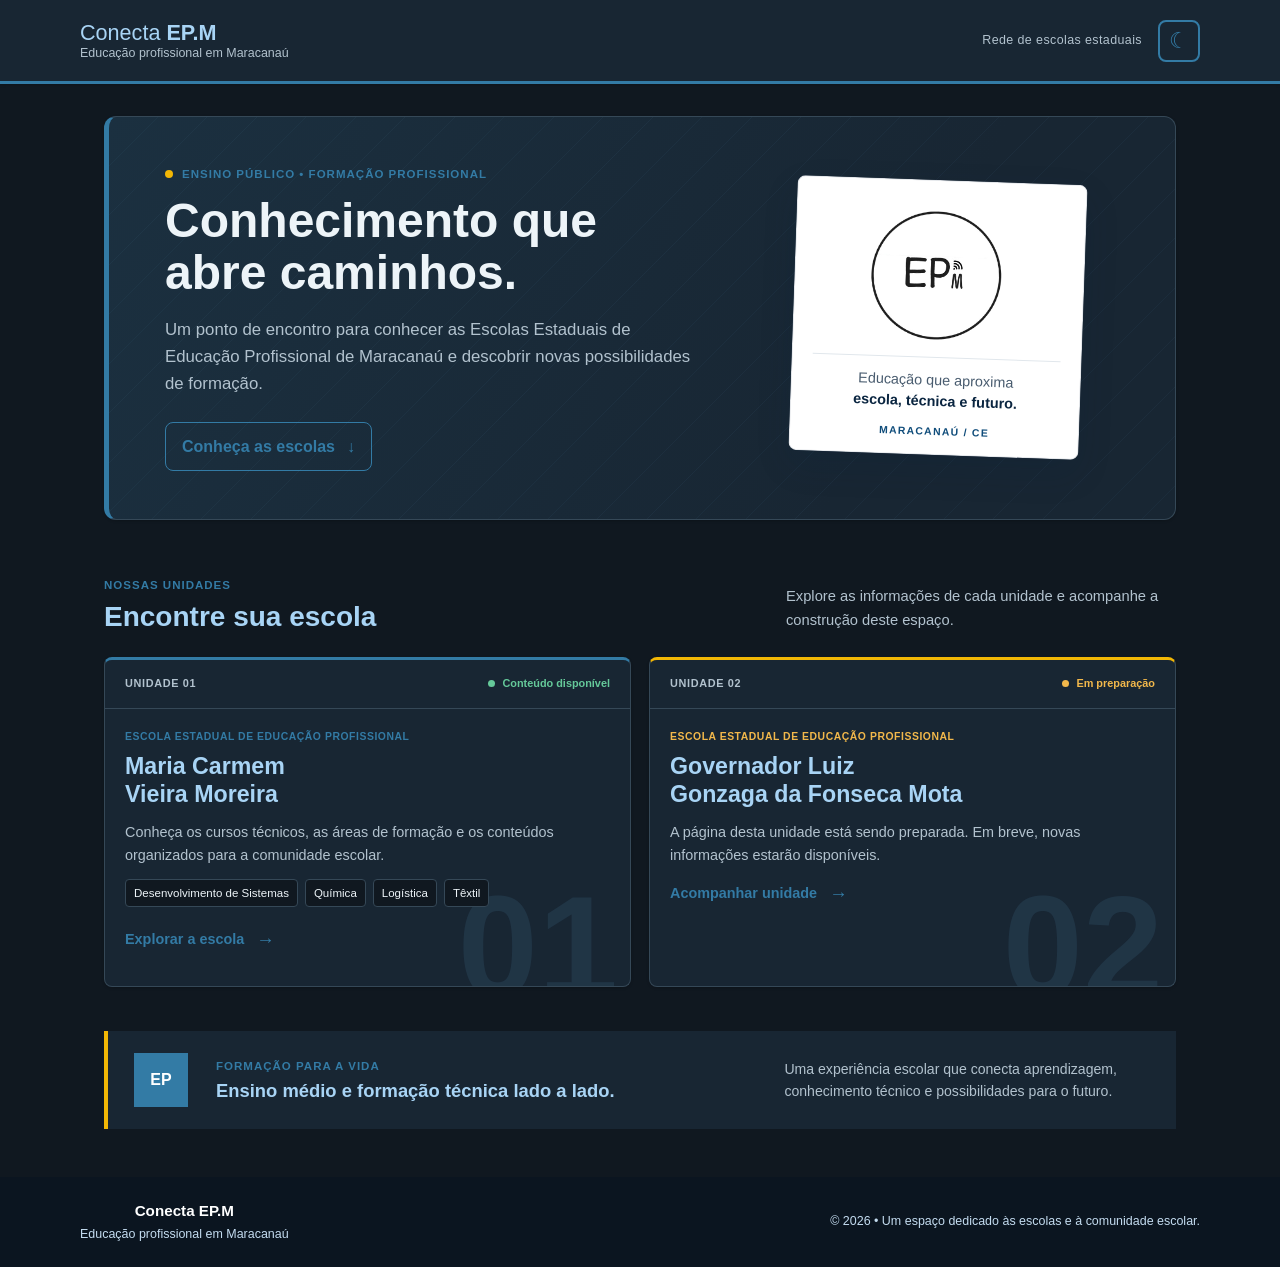
<file: index.html>
<!DOCTYPE html>
<html lang="pt-BR">
<head>
    <meta charset="UTF-8">
    <meta name="viewport" content="width=device-width, initial-scale=1.0">
    <meta name="description" content="Conheça as Escolas Estaduais de Educação Profissional de Maracanaú e explore os cursos técnicos disponíveis.">
    <title>Conecta EP.M | Educação profissional em Maracanaú</title>
    <link rel="stylesheet" href="css/style.css">
    <link rel="icon" type="image/png" href="../img/favicon.png">
</head>
<body class="pagina-inicial" data-theme="dark">
    <header class="home-header">
        <button id="themeToggle" class="theme-toggle" type="button" aria-label="Ativar modo claro" title="Ativar modo claro">☾</button>
        <a class="home-brand" href="index.html" aria-label="Conecta EP.M, página inicial">
            <span class="home-brand-name">Conecta <strong>EP.M</strong></span>
            <span class="home-brand-caption">Educação profissional em Maracanaú</span>
        </a>
        <span class="home-header-label">Rede de escolas estaduais</span>
    </header>

    <main class="home-main">
        <section class="home-hero" aria-labelledby="home-title">
            <div class="home-hero-copy">
                <p class="home-eyebrow"><span></span> ENSINO PÚBLICO • FORMAÇÃO PROFISSIONAL</p>
                <h1 id="home-title">Conhecimento que abre caminhos.</h1>
                <p class="home-lead">Um ponto de encontro para conhecer as Escolas Estaduais de Educação Profissional de Maracanaú e descobrir novas possibilidades de formação.</p>
                <a class="home-hero-link" href="#escolas">Conheça as escolas <span aria-hidden="true">↓</span></a>
            </div>
            <div class="home-hero-mark">
                <div class="home-mark-frame">
                    <img src="img/logo.png" alt="Logo EP.M">
                </div>
                <p>Educação que aproxima<br><strong>escola, técnica e futuro.</strong></p>
                <span class="home-mark-index">MARACANAÚ / CE</span>
            </div>
        </section>

        <section id="escolas" class="home-schools" aria-labelledby="schools-title">
            <div class="home-section-heading">
                <div>
                    <p class="home-eyebrow">NOSSAS UNIDADES</p>
                    <h2 id="schools-title">Encontre sua escola</h2>
                </div>
                <p>Explore as informações de cada unidade e acompanhe a construção deste espaço.</p>
            </div>

            <div class="home-school-grid">
                <article class="home-school-card home-school-ready">
                    <div class="home-card-topline"><span>UNIDADE 01</span><span class="home-status"><i></i> Conteúdo disponível</span></div>
                    <div class="home-card-body">
                        <p class="home-school-type">ESCOLA ESTADUAL DE EDUCAÇÃO PROFISSIONAL</p>
                        <h3>Maria Carmem<br>Vieira Moreira</h3>
                        <p class="home-school-description">Conheça os cursos técnicos, as áreas de formação e os conteúdos organizados para a comunidade escolar.</p>
                        <div class="home-course-list" aria-label="Cursos técnicos">
                            <span>Desenvolvimento de Sistemas</span>
                            <span>Química</span>
                            <span>Logística</span>
                            <span>Têxtil</span>
                        </div>
                        <a class="home-school-link" href="pages/MCVM.html">Explorar a escola <span aria-hidden="true">→</span></a>
                    </div>
                    <div class="home-card-number" aria-hidden="true">01</div>
                </article>

                <article class="home-school-card home-school-pending">
                    <div class="home-card-topline"><span>UNIDADE 02</span><span class="home-status home-status-pending"><i></i> Em preparação</span></div>
                    <div class="home-card-body">
                        <p class="home-school-type">ESCOLA ESTADUAL DE EDUCAÇÃO PROFISSIONAL</p>
                        <h3>Governador Luiz<br>Gonzaga da Fonseca Mota</h3>
                        <p class="home-school-description">A página desta unidade está sendo preparada. Em breve, novas informações estarão disponíveis.</p>
                        <a class="home-school-link" href="pages/GLG.html">Acompanhar unidade <span aria-hidden="true">→</span></a>
                    </div>
                    <div class="home-card-number" aria-hidden="true">02</div>
                </article>
            </div>
        </section>

        <section class="home-note" aria-label="Sobre a educação profissional">
            <span class="home-note-mark" aria-hidden="true">EP</span>
            <div>
                <p class="home-eyebrow">FORMAÇÃO PARA A VIDA</p>
                <h2>Ensino médio e formação técnica lado a lado.</h2>
            </div>
            <p>Uma experiência escolar que conecta aprendizagem, conhecimento técnico e possibilidades para o futuro.</p>
        </section>
    </main>

    <footer class="home-footer">
        <p><strong>Conecta EP.M</strong><span>Educação profissional em Maracanaú</span></p>
        <small>© 2026 • Um espaço dedicado às escolas e à comunidade escolar.</small>
    </footer>

    <script src="script/script.js"></script>
</body>
</html>
</file>
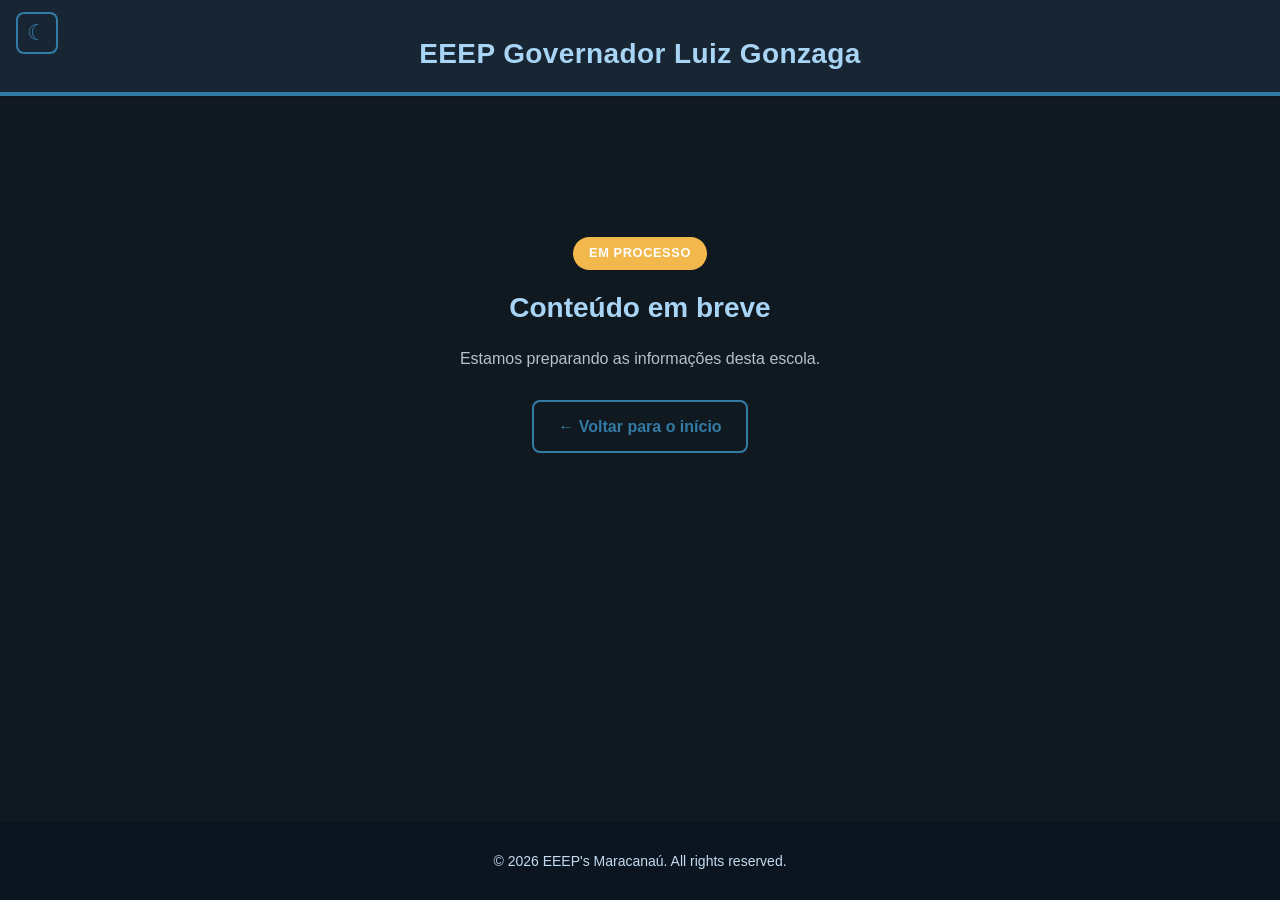
<file: pages/GLG.html>
<!DOCTYPE html>
<html lang="pt-BR">
<head>
    <meta charset="UTF-8">
    <meta name="viewport" content="width=device-width, initial-scale=1.0">
    <title>EEEP Governador Luiz Gonzaga</title>
    <link rel="stylesheet" href="../css/style.css">
    <link rel="icon" type="image/png" href="../img/favicon.png">
    <style>
        .em-processo {
            display: flex;
            flex-direction: column;
            align-items: center;
            justify-content: center;
            gap: 20px;
            padding: 60px 20px;
            min-height: 50vh;
        }
        .badge {
            background: var(--warning);
            color: #fff;
            padding: 6px 16px;
            border-radius: 999px;
            font-size: 0.8rem;
            font-weight: 700;
            letter-spacing: 0.6px;
            text-transform: uppercase;
        }
        .em-processo h2 {
            margin: 0;
            font-size: 1.75rem;
        }
        .em-processo p {
            color: var(--muted);
            margin: 0;
            text-align: center;
        }
        .em-processo .btnVoltar {
            margin-top: 8px;
        }
    </style>
</head>
<body data-theme="dark">

    <header>
        <button id="themeToggle" class="theme-toggle" type="button" aria-label="Ativar modo claro" title="Ativar modo claro">☾</button>
        <h1>EEEP Governador Luiz Gonzaga</h1>
    </header>

    <main>
        <div class="em-processo">
            <span class="badge">Em processo</span>
            <h2>Conteúdo em breve</h2>
            <p>Estamos preparando as informações desta escola.</p>
            <a class="btnVoltar" href="../index.html">← Voltar para o início</a>
        </div>
    </main>

    <footer>
        <p>© 2026 EEEP's Maracanaú. All rights reserved.</p>
    </footer>

    <script src="../script/script.js"></script>
</body>
</html>
</file>
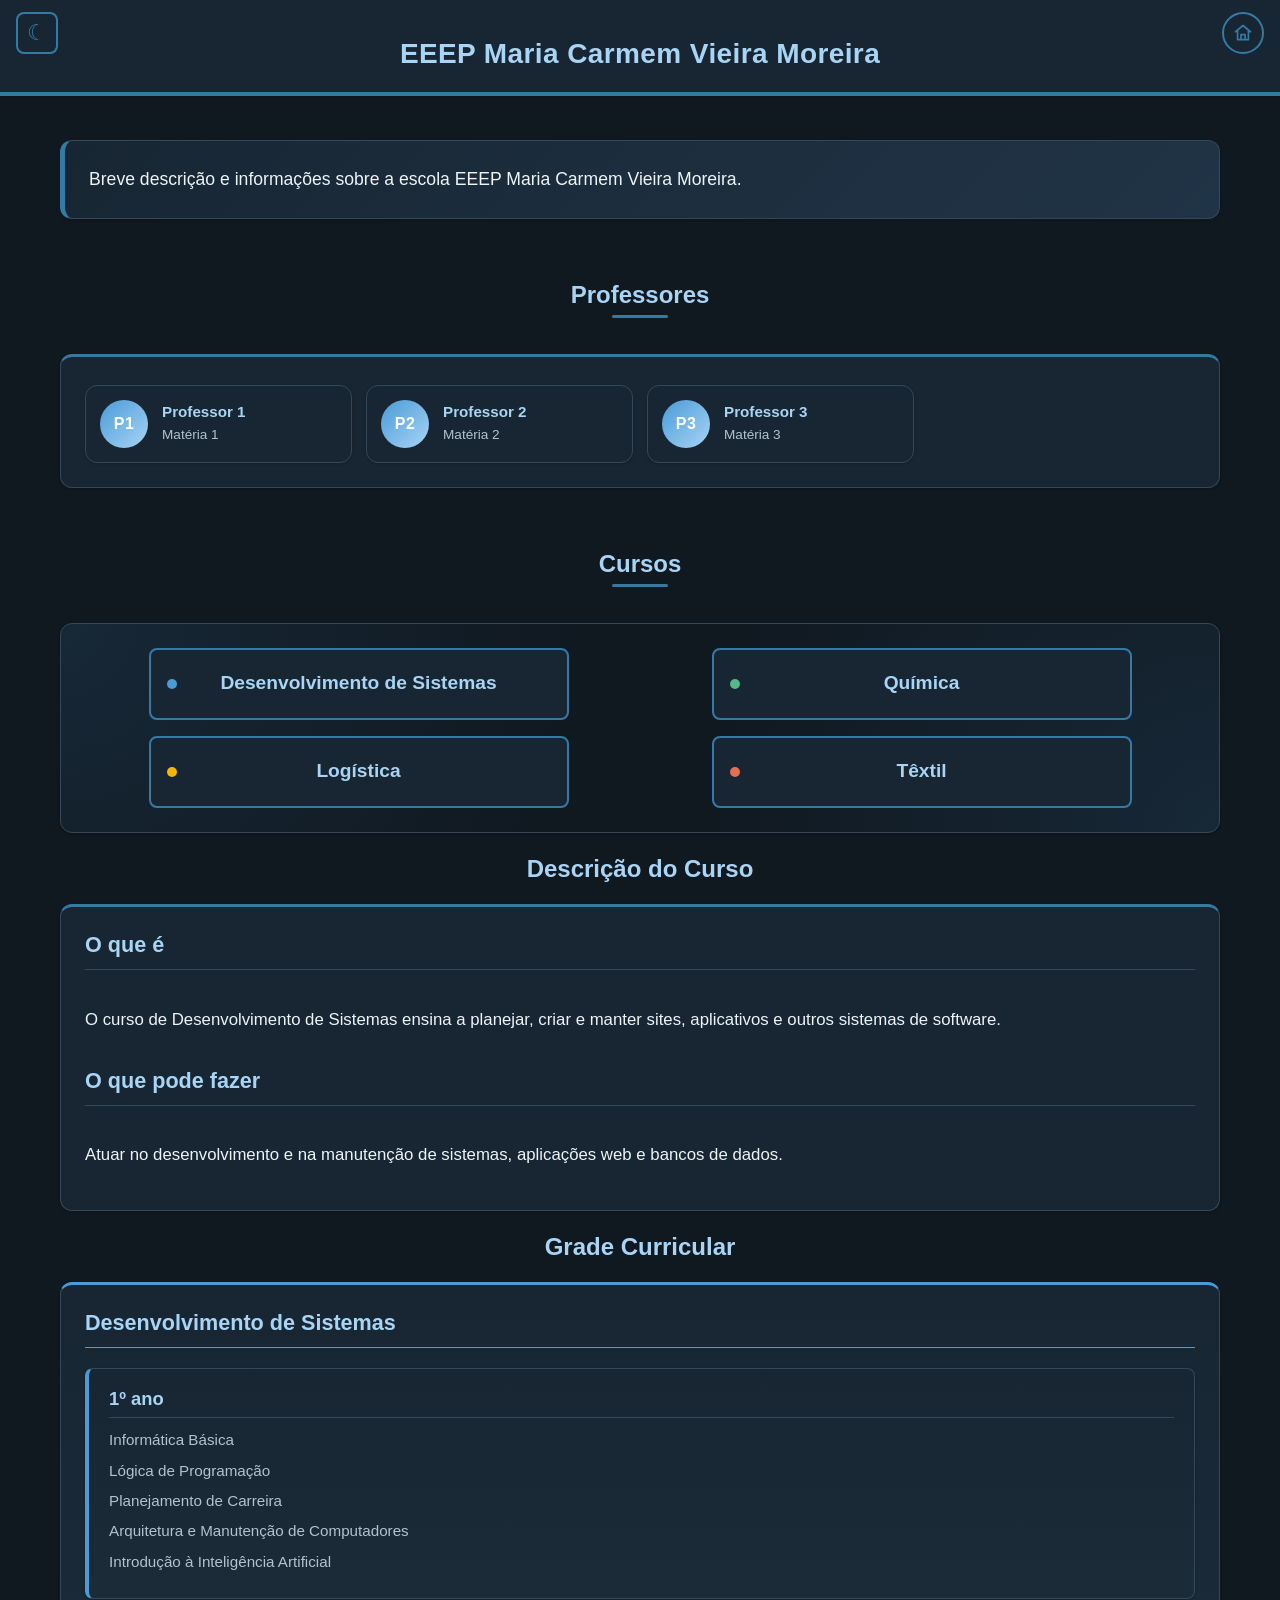
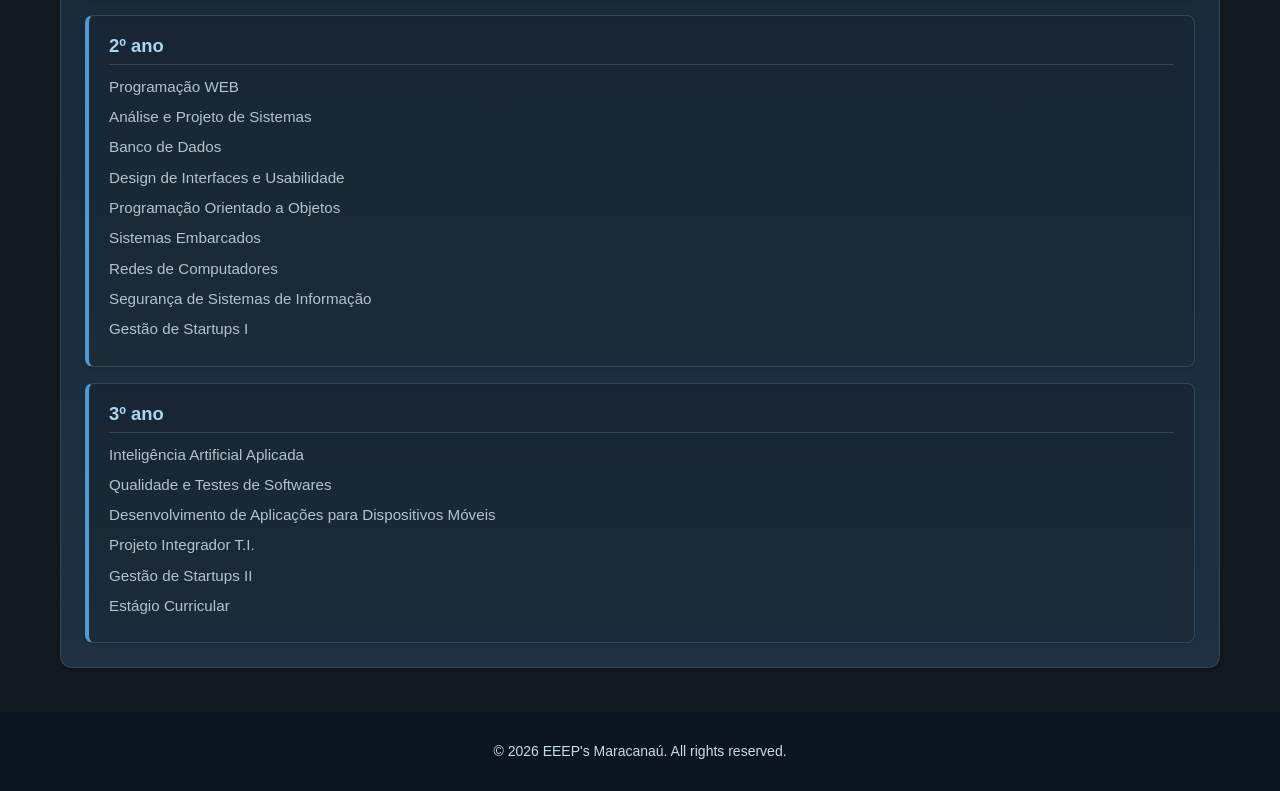
<file: pages/MCVM.html>
<!DOCTYPE html>
<html lang="pt-BR">
<head>
    <meta charset="UTF-8">
    <meta name="viewport" content="width=device-width, initial-scale=1.0">
    <title>EEEP Maria Carmem Vieira Moreira</title>
    <link rel="stylesheet" href="../css/style.css">
    <link rel="icon" type="image/png" href="../img/favicon.png">
</head>
<body data-theme="dark">

    <header>
        <button id="themeToggle" class="theme-toggle" type="button" aria-label="Ativar modo claro" title="Ativar modo claro">☾</button>
        <a class="btnVoltar header-back-button" href="../index.html" aria-label="Voltar para o início" title="Voltar para o início">
            <svg aria-hidden="true" viewBox="0 0 24 24" focusable="false">
                <path d="M3 10.5 12 3l9 7.5M5.5 9v11h13V9M9.5 20v-6h5v6" />
            </svg>
        </a>
        <h1>EEEP Maria Carmem Vieira Moreira</h1>
    </header>

    <main>

        <div id="bemVindo" class="caixa">
            Breve descrição e informações sobre a escola EEEP Maria Carmem Vieira Moreira.
        </div>

        <h2>Professores</h2>

        <div class="caixa">
            <div class="gridProfessores">
                <div class="professorCard">
                    <span class="avatar">P1</span>
                    <div class="professorInfo">
                        <strong>Professor 1</strong>
                        <span>Matéria 1</span>
                    </div>
                </div>
                <div class="professorCard">
                    <span class="avatar">P2</span>
                    <div class="professorInfo">
                        <strong>Professor 2</strong>
                        <span>Matéria 2</span>
                    </div>
                </div>
                <div class="professorCard">
                    <span class="avatar">P3</span>
                    <div class="professorInfo">
                        <strong>Professor 3</strong>
                        <span>Matéria 3</span>
                    </div>
                </div>
            </div>
        </div>

        <h2>Cursos</h2>

        <div id="cursos" class="caixaCursos">
            <button id="ds"  class="caixaMenor" onclick="mostrarTela('tDS')">Desenvolvimento de Sistemas</button>
            <button id="qm"  class="caixaMenor" onclick="mostrarTela('tQM')">Química</button>
            <button id="log" class="caixaMenor" onclick="mostrarTela('tLOG')">Logística</button>
            <button id="txt" class="caixaMenor" onclick="mostrarTela('tTXT')">Têxtil</button>
        </div>
        <div id="tDS">
            <h2>Descrição do Curso</h2>
            <div class="descricaoCurso">
                <div class="caixa">
                    <h2>O que é</h2>
                    <p>O curso de Desenvolvimento de Sistemas ensina a planejar, criar e manter sites, aplicativos e outros sistemas de software.</p>
                    <h2>O que pode fazer</h2>
                    <p>Atuar no desenvolvimento e na manutenção de sistemas, aplicações web e bancos de dados.</p>
                </div>
            </div>
            <h2>Grade Curricular</h2>
            <div class="caixa">
                <h2>Desenvolvimento de Sistemas</h2>
                <div class="caixaMMenor">
                    <h2>1º ano</h2>
                    <p>Informática Básica</p>
                    <p>Lógica de Programação</p>
                    <p>Planejamento de Carreira</p>
                    <p>Arquitetura e Manutenção de Computadores</p>
                    <p>Introdução à Inteligência Artificial</p>
                </div>
                <div class="caixaMMenor">
                    <h2>2º ano</h2>
                    <p>Programação WEB</p>
                    <p>Análise e Projeto de Sistemas</p>
                    <p>Banco de Dados</p>
                    <p>Design de Interfaces e Usabilidade</p>
                    <p>Programação Orientado a Objetos</p>
                    <p>Sistemas Embarcados</p>
                    <p>Redes de Computadores</p>
                    <p>Segurança de Sistemas de Informação</p>
                    <p>Gestão de Startups I</p>
                </div>
                <div class="caixaMMenor">
                    <h2>3º ano</h2>
                    <p>Inteligência Artificial Aplicada</p>
                    <p>Qualidade e Testes de Softwares</p>
                    <p>Desenvolvimento de Aplicações para Dispositivos Móveis</p>
                    <p>Projeto Integrador T.I.</p>
                    <p>Gestão de Startups II</p>
                    <p>Estágio Curricular</p>
                </div>
            </div>
        </div>

        <div id="tQM" class="hidden">
            <h2>Descrição do Curso</h2>
            <div class="descricaoCurso">
                <div class="caixa">
                    <h2>O que é</h2>
                    <p>O curso de Química aborda as propriedades e transformações da matéria, além de técnicas de análise e práticas de laboratório.</p>
                    <h2>O que pode fazer</h2>
                    <p>Atuar em laboratórios e processos de controle de qualidade, análises e produção química.</p>
                </div>
            </div>
            <h2>Grade Curricular</h2>
            <div class="caixa">
                <h2>Química</h2>
                <div class="caixaMMenor"><h2>1 ano</h2><p>Assunto QM</p><p>Assunto QM</p></div>
                <div class="caixaMMenor"><h2>2 ano</h2><p>Assunto QM</p><p>Assunto QM</p></div>
                <div class="caixaMMenor"><h2>3 ano</h2><p>Assunto QM</p><p>Assunto QM</p></div>
            </div>
        </div>

        <div id="tLOG" class="hidden">
            <h2>Descrição do Curso</h2>
            <div class="descricaoCurso">
                <div class="caixa">
                    <h2>O que é</h2>
                    <p>O curso de Logística trata do planejamento e da organização do armazenamento, do transporte e da distribuição de produtos.</p>
                    <h2>O que pode fazer</h2>
                    <p>Atuar em operações de estoque, transporte, compras e distribuição de mercadorias.</p>
                </div>
            </div>
            <h2>Grade Curricular</h2>
            <div class="caixa">
                <h2>Logística</h2>
                <div class="caixaMMenor"><h2>1 ano</h2><p>Assunto LOG</p><p>Assunto LOG</p></div>
                <div class="caixaMMenor"><h2>2 ano</h2><p>Assunto LOG</p><p>Assunto LOG</p></div>
                <div class="caixaMMenor"><h2>3 ano</h2><p>Assunto LOG</p><p>Assunto LOG</p></div>
            </div>
        </div>

        <div id="tTXT" class="hidden">
            <h2>Descrição do Curso</h2>
            <div class="descricaoCurso">
                <div class="caixa">
                    <h2>O que é</h2>
                    <p>O curso Têxtil apresenta materiais, processos e tecnologias usados na produção e no beneficiamento de tecidos.</p>
                    <h2>O que pode fazer</h2>
                    <p>Atuar em etapas de produção, desenvolvimento de produtos e controle de qualidade na indústria têxtil.</p>
                </div>
            </div>
            <h2>Grade Curricular</h2>
            <div class="caixa">
                <h2>Têxtil</h2>
                <div class="caixaMMenor"><h2>1 ano</h2><p>Assunto TXT</p><p>Assunto TXT</p></div>
                <div class="caixaMMenor"><h2>2 ano</h2><p>Assunto TXT</p><p>Assunto TXT</p></div>
                <div class="caixaMMenor"><h2>3 ano</h2><p>Assunto TXT</p><p>Assunto TXT</p></div>
            </div>
        </div>

    </main>

    <footer>
        <p>© 2026 EEEP's Maracanaú. All rights reserved.</p>
    </footer>

    <script src="../script/script.js"></script>
</body>
</html>
</file>
<file: css/style.css>
/* ========================================
   Design Tokens — troque só o bloco "brand"
   para criar o tema de outra cidade.
   ======================================== */
:root {
  /* Neutros (fixos) */
  --bg: #FFFFFF;
  --surface: #F5F7FA;
  --border: #D3D9E0;
  --text: #102033;
  --muted: #495C6F;

  /* Cores institucionais */
  --primary: #0A2540;
  --secondary: #0F4C7A;
  --secondary-soft: #9bcbff;

  /* Marca institucional (por cidade) */
  --brand-900: var(--primary);
  --brand-700: var(--secondary);
  --brand-500: #1B6EB5;
  --brand-100: var(--secondary-soft);

  /* Crescimento / educação */
  --growth-700: #0B6B4A;
  --growth-500: #0F8A5F;

  /* Acentos */
  --sun-500: #F2B705;
  --coral-500: #E76F51;

  /* Semânticas */
  --success: #0B6B4A;
  --warning: #B45309;
  --danger: #B91C1C;
  --info: #0369A1;

  /* Sombras (tingidas com brand-900) */
  --shadow-sm: 0 1px 3px rgba(11, 60, 93, 0.08);
  --shadow-md: 0 4px 12px rgba(11, 60, 93, 0.12);
  --shadow-lg: 0 10px 28px rgba(11, 60, 93, 0.18);

  /* Raios */
  --radius-sm: 8px;
  --radius-md: 12px;
  --radius-lg: 16px;
}

body[data-theme="dark"] {
  --bg: #101820;
  --surface: #182633;
  --border: #354857;
  --text: #EDF4F8;
  --muted: #B2C2CE;
  --brand-900: #A8D4F5;
  --brand-700: #337BA5;
  --brand-500: #4A9BD8;
  --brand-100: #D1E8F8;
  --growth-700: #65C99A;
  --growth-500: #52B987;
  --success: #65C99A;
  --warning: #F2B84B;
  --danger: #F07878;
  --info: #68BCEB;
  --shadow-sm: 0 1px 3px rgba(0, 0, 0, 0.2);
  --shadow-md: 0 4px 12px rgba(0, 0, 0, 0.28);
  --shadow-lg: 0 10px 28px rgba(0, 0, 0, 0.36);
  --curso-ds-tint: #1D3140;
  --curso-qm-tint: #1D3B31;
  --curso-log-tint: #3B3420;
  --curso-txt-tint: #3B2925;
}

/* ========================================
   Base
   ======================================== */
* { box-sizing: border-box; }

body {
  font-family: -apple-system, BlinkMacSystemFont, "Segoe UI", Arial, sans-serif;
  display: flex;
  flex-direction: column;
  min-height: 100vh;
  margin: 0;
  background: var(--bg);
  color: var(--text);
  line-height: 1.6;
}

h1, h2, h3 {
  color: var(--brand-900);
  line-height: 1.3;
}

/* ========================================
   Header
   ======================================== */
header {
  position: relative;
  background: var(--surface);
  padding: 24px 20px 20px;
  text-align: center;
  border-bottom: 4px solid var(--brand-700);
  box-shadow: var(--shadow-sm);
}

.theme-toggle {
  position: absolute;
  top: 12px;
  left: 16px;
  width: 42px;
  height: 42px;
  display: inline-flex;
  align-items: center;
  justify-content: center;
  border: 2px solid var(--brand-700);
  border-radius: var(--radius-sm);
  background: transparent;
  color: var(--brand-700);
  font: inherit;
  font-size: 1.4rem;
  line-height: 1;
  cursor: pointer;
  transition: background 0.2s ease, color 0.2s ease;
}

.theme-toggle:hover {
  background: var(--brand-700);
  color: #FFFFFF;
}

.theme-toggle:focus-visible {
  outline: 3px solid var(--sun-500);
  outline-offset: 3px;
}

.btnVoltar.header-back-button {
  position: absolute;
  top: 12px;
  right: 16px;
  width: 42px;
  height: 42px;
  display: inline-flex;
  align-items: center;
  justify-content: center;
  padding: 0;
  border-radius: 50%;
}

.header-back-button svg {
  display: block;
  width: 20px;
  height: 20px;
  fill: none;
  stroke: currentColor;
  stroke-linecap: round;
  stroke-linejoin: round;
  stroke-width: 2;
}

#logo {
  width: 200px;
  max-width: 60%;
  height: auto;
}

header h1 {
  color: var(--brand-900);
  margin: 12px 0 0;
  font-size: 1.75rem;
  font-weight: 700;
  letter-spacing: 0.4px;
}

/* ========================================
   Main
   ======================================== */
main {
  padding: 24px 20px;
  text-align: center;
  flex: 1;
  width: 100%;
  max-width: 1200px;
  margin: 0 auto;
}

/* Títulos de seção (filhos diretos do main) */
main > h2 {
  color: var(--brand-900);
  margin: 40px auto 16px;
  font-size: 1.5rem;
  display: inline-block;
  padding-bottom: 8px;
  position: relative;
}

main > h2::after {
  content: "";
  position: absolute;
  bottom: 0;
  left: 50%;
  transform: translateX(-50%);
  width: 56px;
  height: 3px;
  border-radius: 2px;
  background: var(--brand-700);
}

/* ========================================
   Cards (.caixa) — superfície refinada
   ======================================== */
.caixa {
  background: var(--surface);
  border: 1px solid var(--border);
  border-top: 3px solid var(--brand-700);
  border-radius: var(--radius-md);
  box-shadow: var(--shadow-sm);
  padding: 24px;
  margin: 20px auto;
  width: 100%;
  max-width: 1200px;
  text-align: justify;
  color: var(--text);
  font-size: 1.05rem;
  display: flex;
  flex-direction: column;
  gap: 16px;
}

#bemVindo {
  background: linear-gradient(135deg, var(--surface) 0%, #EAF3FF 100%);
  border-top: 1px solid var(--border);
  border-left: 5px solid var(--brand-700);
  font-size: 1.1rem;
}

.caixa h2 {
  color: var(--brand-900);
  font-size: 1.35rem;
  text-align: left;
  margin: 0 0 4px;
  padding-bottom: 10px;
  border-bottom: 1px solid var(--border);
}

/* ========================================
   Grid de cursos — zona com tint suave
   ======================================== */
.caixaCursos {
  background:
    radial-gradient(circle at 0% 0%,   rgba(27, 110, 181, 0.10), transparent 45%),
    radial-gradient(circle at 100% 100%, rgba(27, 110, 181, 0.10), transparent 45%),
    #F8FBFF;
  border: 1px solid var(--border);
  border-radius: var(--radius-md);
  box-shadow: var(--shadow-sm);
  padding: 24px;
  margin: 20px auto;
  width: 100%;
  max-width: 1200px;
  display: grid;
  grid-template-columns: repeat(2, 1fr);
  gap: 16px;
}

/* ========================================
   Botões de curso — cor por curso
   ======================================== */
.caixaMenor {
  position: relative;            /* âncora para a bolinha */
  font-family: inherit;
  font-size: 1.2rem;
  font-weight: 600;
  color: var(--brand-900);
  background: var(--surface);
  border: 2px solid var(--brand-700);
  border-radius: var(--radius-sm);
  padding: 16px 0A2540px;
  width: 100%;
  margin: 0 auto;
  cursor: pointer;
  display: flex;
  align-items: center;
  justify-content: center;       /* texto centralizado de verdade */
  transition: transform 0.2s ease, box-shadow 0.2s ease, background 0.2s ease, color 0.2s ease, border-color 0.2s ease;
  max-width: 420px;
  min-height: 72px;
  padding: 18px 40px;
  line-height: 1.3;

}

/* Bolinha "flutuante" — não ocupa espaço no fluxo */
.caixaMenor::before {
  content: "";
  position: absolute;
  left: 16px;                    /* distância da borda esquerda */
  top: 50%;
  transform: translateY(-50%);
  width: 10px;
  height: 10px;
  border-radius: 50%;
  background: var(--brand-500);
  transition: background 0.2s ease, transform 0.2s ease;
}

#ds::before  { background: var(--brand-500);  } /* DS   → azul    */
#qm::before  { background: var(--growth-500); } /* QM   → verde   */
#log::before { background: var(--sun-500);    } /* LOG  → âmbar   */
#txt::before { background: var(--coral-500);  } /* TXT  → coral   */

.caixaMenor:hover {
  background: var(--brand-700);
  color: #FFFFFF;
  border-color: var(--brand-900);
  transform: translateY(-2px);
  box-shadow: var(--shadow-md);
}

.caixaMenor:hover::before {
  background: #FFFFFF;
  transform: translateY(-50%) scale(1.25);
}

.caixaMenor:active {
  transform: translateY(0);
  box-shadow: var(--shadow-sm);
}

.caixaMenor:focus-visible {
  outline: 3px solid var(--sun-500);
  outline-offset: 3px;
}

/* ========================================
   Cards de ano (.caixaMMenor)
   ======================================== */
.caixaMMenor {
  background: linear-gradient(180deg, var(--surface) 0%, #F5F9FF 100%);
  border: 1px solid var(--border);
  border-left: 4px solid var(--brand-700);
  border-radius: var(--radius-sm);
  padding: 18px 20px;
  width: 100%;
  margin: 0;
  color: var(--text);
  font-size: 1rem;
  box-shadow: var(--shadow-sm);
  transition: transform 0.2s ease, box-shadow 0.2s ease;
}

.caixaMMenor:hover {
  transform: translateY(-2px);
  box-shadow: var(--shadow-md);
}

.caixaMMenor h2 {
  color: var(--brand-900);
  font-size: 1.15rem;
  margin: 0 0 10px;
  padding-bottom: 6px;
  border-bottom: 1px solid var(--border);
  text-align: left;
}

.caixaMMenor p {
  margin: 6px 0;
  color: var(--muted);
  text-align: left;
  font-size: 0.95rem;
}

/* ========================================
   Professores — grade de cards com avatar
   ======================================== */
.gridProfessores {
  display: grid;
  grid-template-columns: repeat(auto-fill, minmax(240px, 1fr));
  gap: 14px;
  margin-top: 4px;
}

.professorCard {
  display: flex;
  align-items: center;
  gap: 14px;
  padding: 14px;
  background: var(--surface);
  border: 1px solid var(--border);
  border-radius: var(--radius-md);
  box-shadow: var(--shadow-sm);
  text-align: left;
  transition: transform 0.2s ease, box-shadow 0.2s ease, border-color 0.2s ease;
}

.professorCard:hover {
  transform: translateY(-2px);
  box-shadow: var(--shadow-md);
  border-color: var(--brand-500);
}

.avatar {
  flex-shrink: 0;
  width: 48px;
  height: 48px;
  border-radius: 50%;
  background: linear-gradient(135deg, var(--brand-500), var(--brand-900));
  color: #FFFFFF;
  display: flex;
  align-items: center;
  justify-content: center;
  font-weight: 700;
  font-size: 1rem;
  letter-spacing: 0.5px;
}

.professorInfo strong {
  display: block;
  color: var(--brand-900);
  font-size: 0.95rem;
  line-height: 1.3;
}

.professorInfo span {
  display: block;
  color: var(--muted);
  font-size: 0.85rem;
  margin-top: 2px;
}

/* ========================================
   Botões principais
   ======================================== */
#buttons {
  display: flex;
  flex-direction: column;
  align-items: center;
  gap: 18px;
  margin-top: 56px;
  padding: 0 10px;
}

.btnBase {
  display: block;
  width: min(480px, 100%);
  margin: 0 auto;
  padding: 18px 28px;
  font-family: inherit;
  font-size: 1.05rem;
  font-weight: 600;
  letter-spacing: 0.4px;
  text-align: center;
  color: #fff;
  background: linear-gradient(135deg, var(--brand-700) 0%, var(--brand-900) 100%);
  border: none;
  border-radius: var(--radius-sm);
  cursor: pointer;
  box-shadow: var(--shadow-md);
  transition: transform 0.2s ease, box-shadow 0.2s ease, background 0.2s ease;
}

.btnBase:hover {
  transform: translateY(-3px);
  box-shadow: var(--shadow-lg);
  background: linear-gradient(135deg, var(--brand-500) 0%, var(--brand-700) 100%);
}

.btnBase:active {
  transform: translateY(-1px);
  box-shadow: var(--shadow-sm);
}

.btnBase:focus-visible {
  outline: 3px solid var(--sun-500);
  outline-offset: 3px;
}

.btnVoltar {
  display: inline-block;
  padding: 12px 24px;
  color: var(--brand-700);
  border: 2px solid var(--brand-700);
  border-radius: var(--radius-sm);
  font-weight: 600;
  text-decoration: none;
  transition: background 0.2s ease, color 0.2s ease;
}

.btnVoltar:hover {
  background: var(--brand-700);
  color: #fff;
}

.btnVoltar:focus-visible {
  outline: 3px solid var(--sun-500);
  outline-offset: 3px;
}

/* ========================================
   Utilitários
   ======================================== */
.hidden { display: none !important; }

/* ========================================
   Footer
   ======================================== */
footer {
  background: var(--brand-900);
  text-align: center;
  padding: 28px 20px;
  margin-top: auto;
}

footer p {
  color: var(--brand-100);
  font-size: 0.875rem;
  margin: 0;
}

/* ========================================
   Cores por curso — borda do .caixa
   acompanha a cor do curso escolhido
   ======================================== */
#tDS  { --curso-cor: var(--brand-500);  --curso-tint: #EAF3FF; } /* azul   */
#tQM  { --curso-cor: var(--growth-500); --curso-tint: #E8F6EF; } /* verde  */
#tLOG { --curso-cor: var(--sun-500);    --curso-tint: #FFF7E0; } /* âmbar  */
#tTXT { --curso-cor: var(--coral-500);  --curso-tint: #FCEFE9; } /* coral  */

body[data-theme="dark"] #bemVindo {
  background: linear-gradient(135deg, var(--surface) 0%, #203447 100%);
}

body[data-theme="dark"] .caixaCursos {
  background:
    radial-gradient(circle at 0% 0%, rgba(74, 155, 216, 0.12), transparent 45%),
    radial-gradient(circle at 100% 100%, rgba(74, 155, 216, 0.12), transparent 45%),
    var(--bg);
}

body[data-theme="dark"] .caixaMMenor {
  background: linear-gradient(180deg, var(--surface) 0%, #1C2B38 100%);
}

body[data-theme="dark"] #tDS,
body[data-theme="dark"] #tQM,
body[data-theme="dark"] #tLOG,
body[data-theme="dark"] #tTXT {
  --curso-tint: var(--curso-ds-tint);
}

body[data-theme="dark"] #tQM { --curso-tint: var(--curso-qm-tint); }
body[data-theme="dark"] #tLOG { --curso-tint: var(--curso-log-tint); }
body[data-theme="dark"] #tTXT { --curso-tint: var(--curso-txt-tint); }

body[data-theme="dark"] footer {
  background: #0B1520;
}

body[data-theme="dark"] footer p {
  color: #C4DCF0;
}

/* ========================================
   Página inicial — portal Conecta EP.M
   ======================================== */
.pagina-inicial {
  --home-ink: #0A2540;
  --home-blue: #0F4C7A;
  --home-accent: #F2B705;
}

.pagina-inicial .home-header {
  min-height: 84px;
  display: flex;
  align-items: center;
  justify-content: space-between;
  padding: 14px max(24px, calc((100% - 1120px) / 2));
  text-align: left;
  border-bottom-width: 3px;
}

.home-brand {
  display: flex;
  flex-direction: column;
  color: var(--brand-900);
  text-decoration: none;
  line-height: 1.2;
}

.home-brand-name {
  font-size: 1.35rem;
  font-weight: 500;
}

.home-brand-name strong { font-weight: 800; }

.home-brand-caption,
.home-header-label {
  color: var(--muted);
  font-size: 0.78rem;
}

.home-header-label {
  margin-left: auto;
  margin-right: 58px;
  letter-spacing: 0.4px;
}

.pagina-inicial .theme-toggle {
  left: auto;
  right: max(24px, calc((100% - 1120px) / 2));
  top: 20px;
}

.home-main {
  width: min(1120px, 100%);
  max-width: none;
  min-width: 0;
  padding: 32px 24px 48px;
  text-align: left;
}

.home-hero {
  position: relative;
  isolation: isolate;
  overflow: hidden;
  min-height: 360px;
  display: grid;
  grid-template-columns: minmax(0, 1.2fr) minmax(0, 0.8fr);
  align-items: center;
  gap: 48px;
  padding: 48px 56px;
  border: 1px solid var(--border);
  border-left: 5px solid var(--brand-700);
  border-radius: var(--radius-md);
  background:
    repeating-linear-gradient(135deg, transparent 0 34px, rgba(15, 76, 122, 0.045) 34px 35px),
    linear-gradient(115deg, #E9F3FA 0%, var(--surface) 72%);
  box-shadow: var(--shadow-sm);
}

.home-hero-copy { max-width: 620px; min-width: 0; }

.home-eyebrow {
  margin: 0 0 12px;
  color: var(--brand-700);
  font-size: 0.72rem;
  font-weight: 800;
  letter-spacing: 1px;
}

.home-hero .home-eyebrow {
  display: flex;
  align-items: center;
  gap: 9px;
}

.home-hero .home-eyebrow span {
  width: 8px;
  height: 8px;
  border-radius: 50%;
  background: var(--sun-500);
}

.home-hero h1 {
  max-width: 560px;
  overflow-wrap: anywhere;
  margin: 0;
  color: var(--home-ink);
  font-size: 3rem;
  line-height: 1.08;
}

.home-lead {
  max-width: 560px;
  margin: 18px 0 24px;
  color: var(--muted);
  font-size: 1.05rem;
}

.home-hero-link,
.home-school-link {
  display: inline-flex;
  align-items: center;
  gap: 12px;
  color: var(--brand-700);
  font-weight: 750;
  text-decoration: none;
}

.home-hero-link {
  padding: 11px 16px;
  border: 1px solid var(--brand-700);
  border-radius: var(--radius-sm);
  transition: background 0.2s ease, color 0.2s ease;
}

.home-hero-link:hover {
  background: var(--brand-700);
  color: #FFFFFF;
}

.home-hero-link:focus-visible,
.home-school-link:focus-visible {
  outline: 3px solid var(--sun-500);
  outline-offset: 4px;
}

.home-hero-mark {
  justify-self: center;
  min-width: 0;
  width: min(100%, 290px);
  padding: 18px 20px 14px;
  background: #FFFFFF;
  border: 1px solid rgba(10, 37, 64, 0.12);
  border-radius: var(--radius-sm);
  box-shadow: 0 14px 34px rgba(10, 37, 64, 0.14);
  text-align: center;
  transform: rotate(2deg);
}

.home-mark-frame {
  width: 100%;
  padding: 8px;
  border-bottom: 1px solid #E1E7EC;
}

.home-mark-frame img {
  display: block;
  width: 100%;
  height: 142px;
  object-fit: contain;
}

.home-hero-mark p {
  margin: 12px 0;
  color: #495C6F;
  font-size: 0.9rem;
  line-height: 1.45;
}

.home-hero-mark p strong { color: #0A2540; }

.home-mark-index {
  display: block;
  color: #0F4C7A;
  font-size: 0.65rem;
  font-weight: 800;
  letter-spacing: 1.3px;
}

.home-schools { padding: 56px 0 8px; }

.home-section-heading {
  display: flex;
  align-items: end;
  justify-content: space-between;
  flex-wrap: wrap;
  gap: 24px;
  margin-bottom: 22px;
}

.home-section-heading > * { min-width: 0; }

.home-section-heading .home-eyebrow { margin-bottom: 4px; }

.home-section-heading h2,
.home-note h2 {
  margin: 0;
  color: var(--brand-900);
  font-size: 1.75rem;
}

.home-section-heading > p {
  max-width: 390px;
  margin: 0 0 3px;
  color: var(--muted);
  font-size: 0.92rem;
}

.home-school-grid {
  display: grid;
  grid-template-columns: repeat(2, minmax(0, 1fr));
  gap: 18px;
}

.home-school-card {
  position: relative;
  overflow: hidden;
  min-height: 330px;
  background: var(--surface);
  border: 1px solid var(--border);
  border-top: 3px solid var(--brand-700);
  border-radius: var(--radius-sm);
  box-shadow: var(--shadow-sm);
}

.home-card-topline {
  display: flex;
  align-items: center;
  justify-content: space-between;
  flex-wrap: wrap;
  gap: 10px;
  padding: 15px 20px;
  border-bottom: 1px solid var(--border);
  color: var(--muted);
  font-size: 0.68rem;
  font-weight: 800;
  letter-spacing: 0.65px;
}

.home-status {
  display: inline-flex;
  align-items: center;
  gap: 7px;
  color: var(--success);
  letter-spacing: 0;
}

.home-status i {
  width: 7px;
  height: 7px;
  border-radius: 50%;
  background: var(--success);
}

.home-status-pending { color: var(--warning); }
.home-status-pending i { background: var(--warning); }

.home-card-body {
  position: relative;
  z-index: 1;
  min-width: 0;
  padding: 20px;
}

.home-school-type {
  margin: 0 0 7px;
  color: var(--brand-700);
  font-size: 0.65rem;
  font-weight: 800;
  letter-spacing: 0.55px;
}

.home-school-card h3 {
  margin: 0;
  color: var(--brand-900);
  font-size: 1.45rem;
  line-height: 1.22;
  overflow-wrap: anywhere;
}

.home-school-description {
  max-width: 460px;
  margin: 12px 0;
  color: var(--muted);
  font-size: 0.9rem;
  overflow-wrap: anywhere;
}

.home-course-list {
  display: flex;
  flex-wrap: wrap;
  gap: 7px;
  margin: 12px 0 18px;
}

.home-course-list span {
  max-width: 100%;
  padding: 4px 8px;
  background: var(--bg);
  border: 1px solid var(--border);
  border-radius: 4px;
  color: var(--text);
  font-size: 0.72rem;
  overflow-wrap: anywhere;
}

.home-school-link { font-size: 0.9rem; }
.home-school-link span { font-size: 1.15rem; transition: transform 0.2s ease; }
.home-school-link:hover span { transform: translateX(3px); }

.home-school-pending { border-top-color: var(--sun-500); }
.home-school-pending .home-school-type { color: var(--warning); }

.home-card-number {
  position: absolute;
  right: 12px;
  bottom: -34px;
  color: rgba(15, 76, 122, 0.08);
  font-size: 9rem;
  font-weight: 800;
  line-height: 1;
  pointer-events: none;
}

.home-note {
  display: grid;
  grid-template-columns: 62px minmax(0, 1.2fr) minmax(0, 0.8fr);
  align-items: center;
  gap: 20px;
  margin-top: 36px;
  padding: 22px 26px;
  border-left: 4px solid var(--sun-500);
  background: var(--surface);
}

.home-note > * { min-width: 0; }

.home-note-mark {
  width: 54px;
  height: 54px;
  display: grid;
  place-items: center;
  background: var(--brand-700);
  color: #FFFFFF;
  font-size: 1rem;
  font-weight: 800;
}

.home-note .home-eyebrow { margin-bottom: 3px; }
.home-note h2 { font-size: 1.15rem; }
.home-note > p { margin: 0; color: var(--muted); font-size: 0.88rem; }

.home-footer {
  display: flex;
  align-items: center;
  justify-content: space-between;
  gap: 16px;
  padding: 22px max(24px, calc((100% - 1120px) / 2));
  background: #0A2540;
}

.home-footer p { display: flex; flex-direction: column; gap: 2px; margin: 0; }
.home-footer p strong { color: #FFFFFF; font-size: 0.95rem; }
.home-footer p span,
.home-footer small { color: #C4DCF0; font-size: 0.78rem; }

body[data-theme="dark"] .home-hero {
  background:
    repeating-linear-gradient(135deg, transparent 0 34px, rgba(104, 188, 235, 0.045) 34px 35px),
    linear-gradient(115deg, #1B3040 0%, var(--surface) 72%);
}

body[data-theme="dark"] .home-hero h1 { color: #EDF4F8; }
body[data-theme="dark"] .home-card-number { color: rgba(104, 188, 235, 0.1); }

body[data-theme="dark"] .btnBase {
  background: linear-gradient(135deg, #24658D 0%, #153C58 100%);
}

body[data-theme="dark"] .btnBase:hover {
  background: linear-gradient(135deg, #337BA5 0%, #24658D 100%);
}

#ds:hover,  #ds:focus-visible  { background: var(--brand-500);  border-color: var(--brand-500); }
#qm:hover,  #qm:focus-visible  { background: var(--growth-500); border-color: var(--growth-500); }
#log:hover, #log:focus-visible { background: #B88A00;            border-color: #B88A00; } /* âmbar escurecido p/ contraste */
#txt:hover, #txt:focus-visible { background: var(--coral-500);  border-color: var(--coral-500); }

#tDS > .caixa,
#tQM > .caixa,
#tLOG > .caixa,
#tTXT > .caixa {
  border-top: 3px solid var(--curso-cor);
  background: linear-gradient(180deg, var(--surface) 0%, var(--curso-tint) 100%);
}

/* Sublinhado do título principal herda a cor */
#tDS > .caixa > h2,
#tQM > .caixa > h2,
#tLOG > .caixa > h2,
#tTXT > .caixa > h2 {
  border-bottom-color: var(--curso-cor);
}

/* Faixa lateral dos cards de ano também herda */
#tDS .caixaMMenor,
#tQM .caixaMMenor,
#tLOG .caixaMMenor,
#tTXT .caixaMMenor {
  border-left-color: var(--curso-cor);
}

/* Centraliza verticalmente só na home (página com #buttons) */
main:has(#buttons) {
  display: flex;
  flex-direction: column;
  justify-content: safe center;
}

/* ========================================
   Responsivo
   ======================================== */
@media (max-width: 600px) {
  header { padding: 20px 12px 16px; }
  header h1 { font-size: clamp(1.25rem, 5.5vw, 1.6rem); }
  .theme-toggle { top: 8px; left: 8px; width: 38px; height: 38px; }

  header:has(.header-back-button) { padding-top: 64px; }
  header:has(.header-back-button) h1 { margin-top: 0; }

  main { padding: 16px 12px; }
  main > h2 { font-size: 1.25rem; margin-top: 32px; }

  .caixa,
  .caixaCursos {
    padding: 16px;
    margin: 16px auto;
    font-size: 0.95rem;
  }

  .caixaCursos {
    grid-template-columns: 1fr;
    gap: 12px;
  }

  .caixaMenor {
    font-size: 1.15rem;
    padding: 16px 12px;
  }

  .caixaMMenor { padding: 14px 16px; }

  .btnBase {
    padding: 16px 20px;
    font-size: 1rem;
  }

  #buttons { margin-top: 40px; }

  footer { padding: 20px 12px; }

  .gridProfessores { grid-template-columns: 1fr; }
  .avatar { width: 42px; height: 42px; font-size: 0.9rem; }

  .caixaMenor { padding: 16px 32px; }
  .caixaMenor::before { left: 12px; width: 8px; height: 8px; }

  .pagina-inicial .home-header { min-height: 72px; padding: 12px 16px; }
  .home-brand-name { font-size: 1.15rem; }
  .home-brand-caption { font-size: 0.68rem; }
  .home-header-label { display: none; }
  .pagina-inicial .theme-toggle { top: 16px; right: 16px; }

  .home-main { padding: 20px 14px 32px; }
  .home-hero {
    grid-template-columns: minmax(0, 1fr);
    gap: 28px;
    padding: 26px 18px;
  }
  .home-hero h1 { font-size: 2.2rem; }
  .home-lead { font-size: 0.98rem; }
  .home-hero-mark { width: min(78%, 250px); }
  .home-mark-frame img { height: 120px; }

  .home-schools { padding-top: 40px; }
  .home-section-heading { display: block; }
  .home-section-heading h2 { font-size: 1.5rem; }
  .home-section-heading > p { margin-top: 8px; }
  .home-school-grid { grid-template-columns: minmax(0, 1fr); gap: 14px; }
  .home-school-card { min-height: 0; }
  .home-card-topline { padding: 13px 15px; font-size: 0.62rem; }
  .home-card-body { padding: 17px 15px 20px; }
  .home-school-card h3 { font-size: 1.3rem; }

  .home-note { grid-template-columns: 48px minmax(0, 1fr); gap: 14px; padding: 18px; }
  .home-note-mark { width: 44px; height: 44px; }
  .home-note > p { grid-column: 2; }
  .home-footer { align-items: flex-start; flex-direction: column; padding: 20px 16px; }
}

@media (max-width: 800px) {
  .home-hero {
    grid-template-columns: minmax(0, 1.1fr) minmax(0, 0.9fr);
    gap: 24px;
    padding: 36px 32px;
  }

  .home-hero h1 { font-size: 2.5rem; }
  .home-school-grid { grid-template-columns: minmax(0, 1fr); }
  .home-note { grid-template-columns: 54px minmax(0, 1fr); }
  .home-note > p { grid-column: 2; }
}

@media (max-width: 600px) {
  .home-hero { grid-template-columns: minmax(0, 1fr); padding: 26px 18px; }
  .home-hero h1 { font-size: 2.2rem; }
}

@media (max-width: 360px) {
  .home-hero { padding: 24px 16px; }
  .home-hero h1 { font-size: 1.9rem; }
  .home-card-topline { align-items: flex-start; flex-direction: column; }
}
</file>
